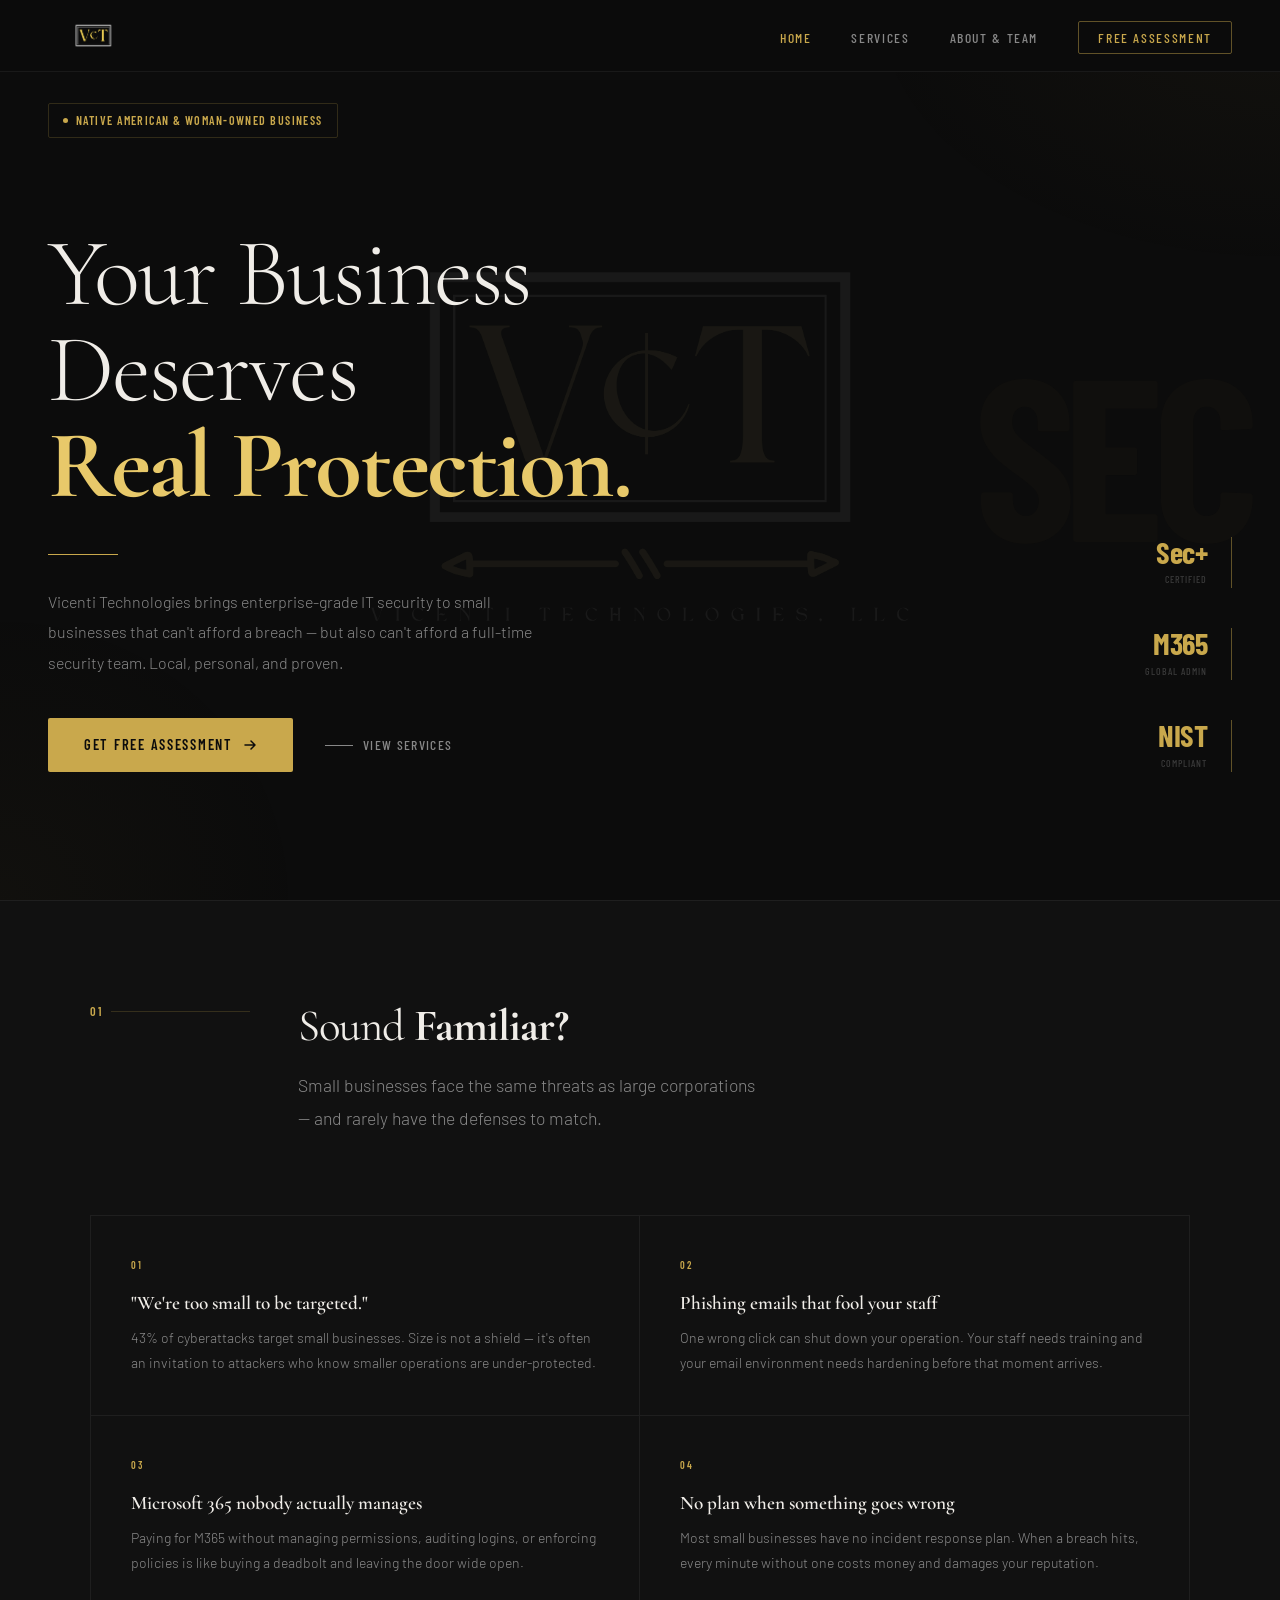
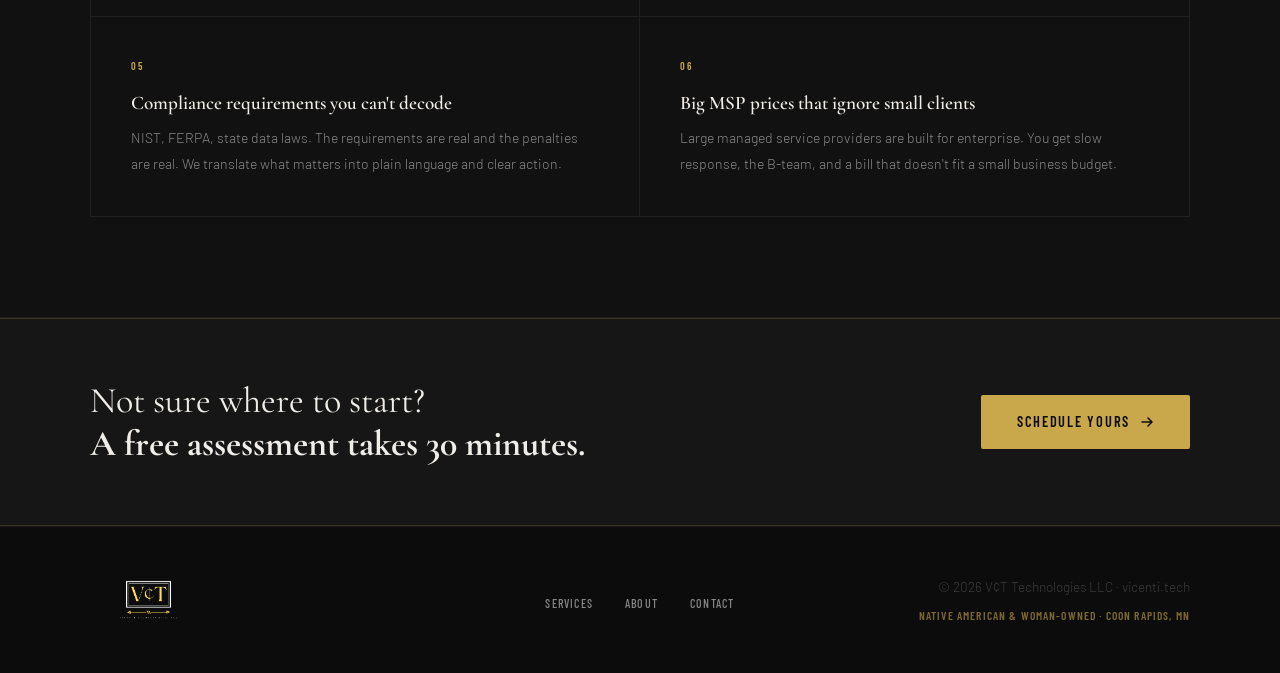
<file: index.html>
<!DOCTYPE html>
<html lang="en">
<head>
<meta charset="UTF-8">
<link rel="icon" type="image/png" sizes="192x192" href="icon-192.png">
<link rel="icon" type="image/png" sizes="512x512" href="icon-512.png">
<link rel="apple-touch-icon" href="icon-192.png">
<meta name="viewport" content="width=device-width, initial-scale=1.0">
<title>Vicenti Technologies | Native American & Woman-Owned Managed Security</title>
<meta name="description" content="Vicenti Technologies — enterprise-grade managed security for small businesses in Minnesota. Native American and woman-owned. Security+, M365, NIST compliance.">
<link rel="preconnect" href="https://fonts.googleapis.com">
<link rel="preconnect" href="https://fonts.gstatic.com" crossorigin>
<link href="https://fonts.googleapis.com/css2?family=Cormorant+Garamond:wght@300;400;500;600;700&family=Barlow:wght@300;400;500;600&family=Barlow+Condensed:wght@400;500;600;700&display=swap" rel="stylesheet">
<link rel="stylesheet" href="css/style.css">
<style>
/* HOME ONLY */
.hero{min-height:100vh;display:flex;align-items:flex-end;padding:0 3rem 8rem;position:relative;overflow:hidden}
.hero-bg{position:absolute;inset:0;background:radial-gradient(ellipse 55% 50% at 100% 0%,rgba(201,168,76,.04) 0%,transparent 60%),radial-gradient(ellipse 40% 55% at 0% 100%,rgba(201,168,76,.03) 0%,transparent 60%)}
.hero-watermark{position:absolute;right:2rem;top:50%;transform:translateY(-50%);font-family:var(--cond);font-size:clamp(10rem,18vw,20rem);font-weight:700;color:rgba(201,168,76,.025);line-height:1;letter-spacing:-.05em;user-select:none;pointer-events:none}
.hero-content{position:relative;z-index:1;max-width:860px}
.eyebrow{display:flex;align-items:center;gap:1rem;margin-bottom:2rem}
.eyebrow-line{width:40px;height:1px;background:var(--gold)}
.eyebrow-text{font-family:var(--cond);font-size:.75rem;font-weight:500;letter-spacing:.18em;text-transform:uppercase;color:var(--gold)}
.hero h1{font-family:var(--serif);font-size:clamp(3.2rem,7.5vw,6.5rem);font-weight:300;line-height:1.0;letter-spacing:-.02em;color:var(--text);margin-bottom:2.5rem}
.hero h1 strong{font-weight:700;display:block;color:var(--gold2)}
.rule{width:70px;height:1px;background:var(--gold);margin-bottom:2rem}
.hero-sub{font-size:1rem;font-weight:300;color:var(--muted);max-width:500px;line-height:1.9;margin-bottom:2rem}
.hero-actions{display:flex;align-items:center;gap:2rem;flex-wrap:wrap;margin-top:2.5rem}
.hero-stats{position:absolute;right:3rem;bottom:8rem;display:flex;flex-direction:column;gap:2.5rem;z-index:1}
.stat{text-align:right;border-right:1px solid var(--gold-bright);padding-right:1.5rem}
.stat-num{font-family:var(--cond);font-size:1.9rem;font-weight:700;color:var(--gold);line-height:1;letter-spacing:-.02em}
.stat-label{font-family:var(--cond);font-size:.62rem;font-weight:500;letter-spacing:.1em;text-transform:uppercase;color:var(--dim);margin-top:4px}

/* PAIN */
.pain{background:var(--bg2);border-top:1px solid var(--border);border-bottom:1px solid var(--border)}
.pain-grid{display:grid;grid-template-columns:1fr 1fr;border:1px solid var(--border)}
.pain-item{padding:2.5rem;border-right:1px solid var(--border);border-bottom:1px solid var(--border);transition:background .2s;position:relative;overflow:hidden}
.pain-item:nth-child(2n){border-right:none}
.pain-item:nth-last-child(-n+2){border-bottom:none}
.pain-item:hover{background:var(--bg3)}
.pain-item::before{content:'';position:absolute;top:0;left:0;width:2px;height:0;background:var(--gold);transition:height .3s}
.pain-item:hover::before{height:100%}
.pain-n{font-family:var(--cond);font-size:.65rem;font-weight:600;letter-spacing:.15em;color:var(--gold);margin-bottom:1rem;text-transform:uppercase}
.pain-item h3{font-family:var(--serif);font-size:1.2rem;font-weight:600;color:var(--text);margin-bottom:.6rem;line-height:1.3}
.pain-item p{font-size:.875rem;font-weight:300;color:var(--muted);line-height:1.8}

/* CTA STRIP */
.cta-strip{background:var(--bg3);border-top:1px solid var(--gold-border);border-bottom:1px solid var(--gold-border);padding:60px 3rem}
.cta-strip-inner{max-width:1100px;margin:0 auto;display:flex;align-items:center;justify-content:space-between;gap:2rem;flex-wrap:wrap}
.cta-strip h2{font-family:var(--serif);font-size:clamp(1.5rem,3vw,2.25rem);font-weight:400;line-height:1.2}
.cta-strip h2 strong{font-weight:700}

@media(max-width:900px){
  .hero{padding:0 1.5rem 5rem}
  .hero h1{font-size:3rem}
  .hero-stats,.hero-watermark{display:none}
  .pain-grid{grid-template-columns:1fr}
  .pain-item:nth-child(2n){border-right:1px solid var(--border)}
  .pain-item:nth-last-child(-n+2){border-bottom:1px solid var(--border)}
  .pain-item:last-child{border-bottom:none}
  .cta-strip-inner{flex-direction:column;align-items:flex-start}
}
</style>
</head>
<body>

<div style="position:fixed;inset:0;z-index:0;display:flex;align-items:center;justify-content:center;pointer-events:none;overflow:hidden;">
  <img src="Vicenti_Logo.png" alt="" aria-hidden="true" style="width:90vw;max-width:1100px;height:auto;opacity:0.055;filter:grayscale(40%);">
</div>
<nav>
  <a href="index.html" class="nav-logo"><img src="logo-mark.png" alt="Vicenti Technologies" style="height:52px;width:auto;vertical-align:middle;"></a>
  <ul class="nav-links" id="navLinks">
    <li><a href="index.html">Home</a></li>
    <li><a href="services.html">Services</a></li>
    <li><a href="about.html">About &amp; Team</a></li>
    <li><a href="contact.html" class="nav-cta">Free Assessment</a></li>
  </ul>
  <button class="mob-btn" id="mobBtn" aria-label="Menu">
    <span></span><span></span><span></span>
  </button>
</nav>

<section class="hero">
  <div class="hero-bg"></div>

  <div class="hero-watermark">SEC</div>
  <div class="hero-content">
    <div class="eyebrow">
      <div class="ownership-badge" style="margin-bottom:3.50rem">
      <span class="ownership-dot"></span>
      Native American &amp; Woman-Owned Business
    </div>
    </div>
    <h1>Your Business<br>Deserves<strong>Real Protection.</strong></h1>
    <div class="rule"></div>
    <p class="hero-sub">Vicenti Technologies brings enterprise-grade IT security to small businesses that can't afford a breach — but also can't afford a full-time security team. Local, personal, and proven.</p>
    <div class="hero-actions">
      <a href="contact.html" class="btn-gold">Get Free Assessment
        <svg width="14" height="14" viewBox="0 0 14 14" fill="none"><path d="M2 7h10M8 3l4 4-4 4" stroke="currentColor" stroke-width="1.5" stroke-linecap="round" stroke-linejoin="round"/></svg>
      </a>
      <a href="services.html" class="btn-ghost"><span class="ghost-line"></span>View Services</a>
    </div>
  </div>
  <div class="hero-stats">
    <div class="stat"><div class="stat-num">Sec+</div><div class="stat-label">Certified</div></div>
    <div class="stat"><div class="stat-num">M365</div><div class="stat-label">Global Admin</div></div>
    <div class="stat"><div class="stat-num">NIST</div><div class="stat-label">Compliant</div></div>
  </div>
</section>

<section class="pain">
  <div class="inner">
    <div class="s-head fi">
      <div class="s-head-left"><div class="s-num">01</div></div>
      <div><h2 class="s-title">Sound <strong>Familiar?</strong></h2><p class="s-sub">Small businesses face the same threats as large corporations — and rarely have the defenses to match.</p></div>
    </div>
    <div class="pain-grid fi">
      <div class="pain-item"><div class="pain-n">01</div><h3>"We're too small to be targeted."</h3><p>43% of cyberattacks target small businesses. Size is not a shield — it's often an invitation to attackers who know smaller operations are under-protected.</p></div>
      <div class="pain-item"><div class="pain-n">02</div><h3>Phishing emails that fool your staff</h3><p>One wrong click can shut down your operation. Your staff needs training and your email environment needs hardening before that moment arrives.</p></div>
      <div class="pain-item"><div class="pain-n">03</div><h3>Microsoft 365 nobody actually manages</h3><p>Paying for M365 without managing permissions, auditing logins, or enforcing policies is like buying a deadbolt and leaving the door wide open.</p></div>
      <div class="pain-item"><div class="pain-n">04</div><h3>No plan when something goes wrong</h3><p>Most small businesses have no incident response plan. When a breach hits, every minute without one costs money and damages your reputation.</p></div>
      <div class="pain-item"><div class="pain-n">05</div><h3>Compliance requirements you can't decode</h3><p>NIST, FERPA, state data laws. The requirements are real and the penalties are real. We translate what matters into plain language and clear action.</p></div>
      <div class="pain-item"><div class="pain-n">06</div><h3>Big MSP prices that ignore small clients</h3><p>Large managed service providers are built for enterprise. You get slow response, the B-team, and a bill that doesn't fit a small business budget.</p></div>
    </div>
  </div>
</section>

<div class="cta-strip fi">
  <div class="cta-strip-inner">
    <h2>Not sure where to start?<br><strong>A free assessment takes 30 minutes.</strong></h2>
    <a href="contact.html" class="btn-gold">Schedule Yours
      <svg width="14" height="14" viewBox="0 0 14 14" fill="none"><path d="M2 7h10M8 3l4 4-4 4" stroke="currentColor" stroke-width="1.5" stroke-linecap="round" stroke-linejoin="round"/></svg>
    </a>
  </div>
</div>

<footer></footer>

<script src="js/main.js"></script>
</body>
</html>
</file>
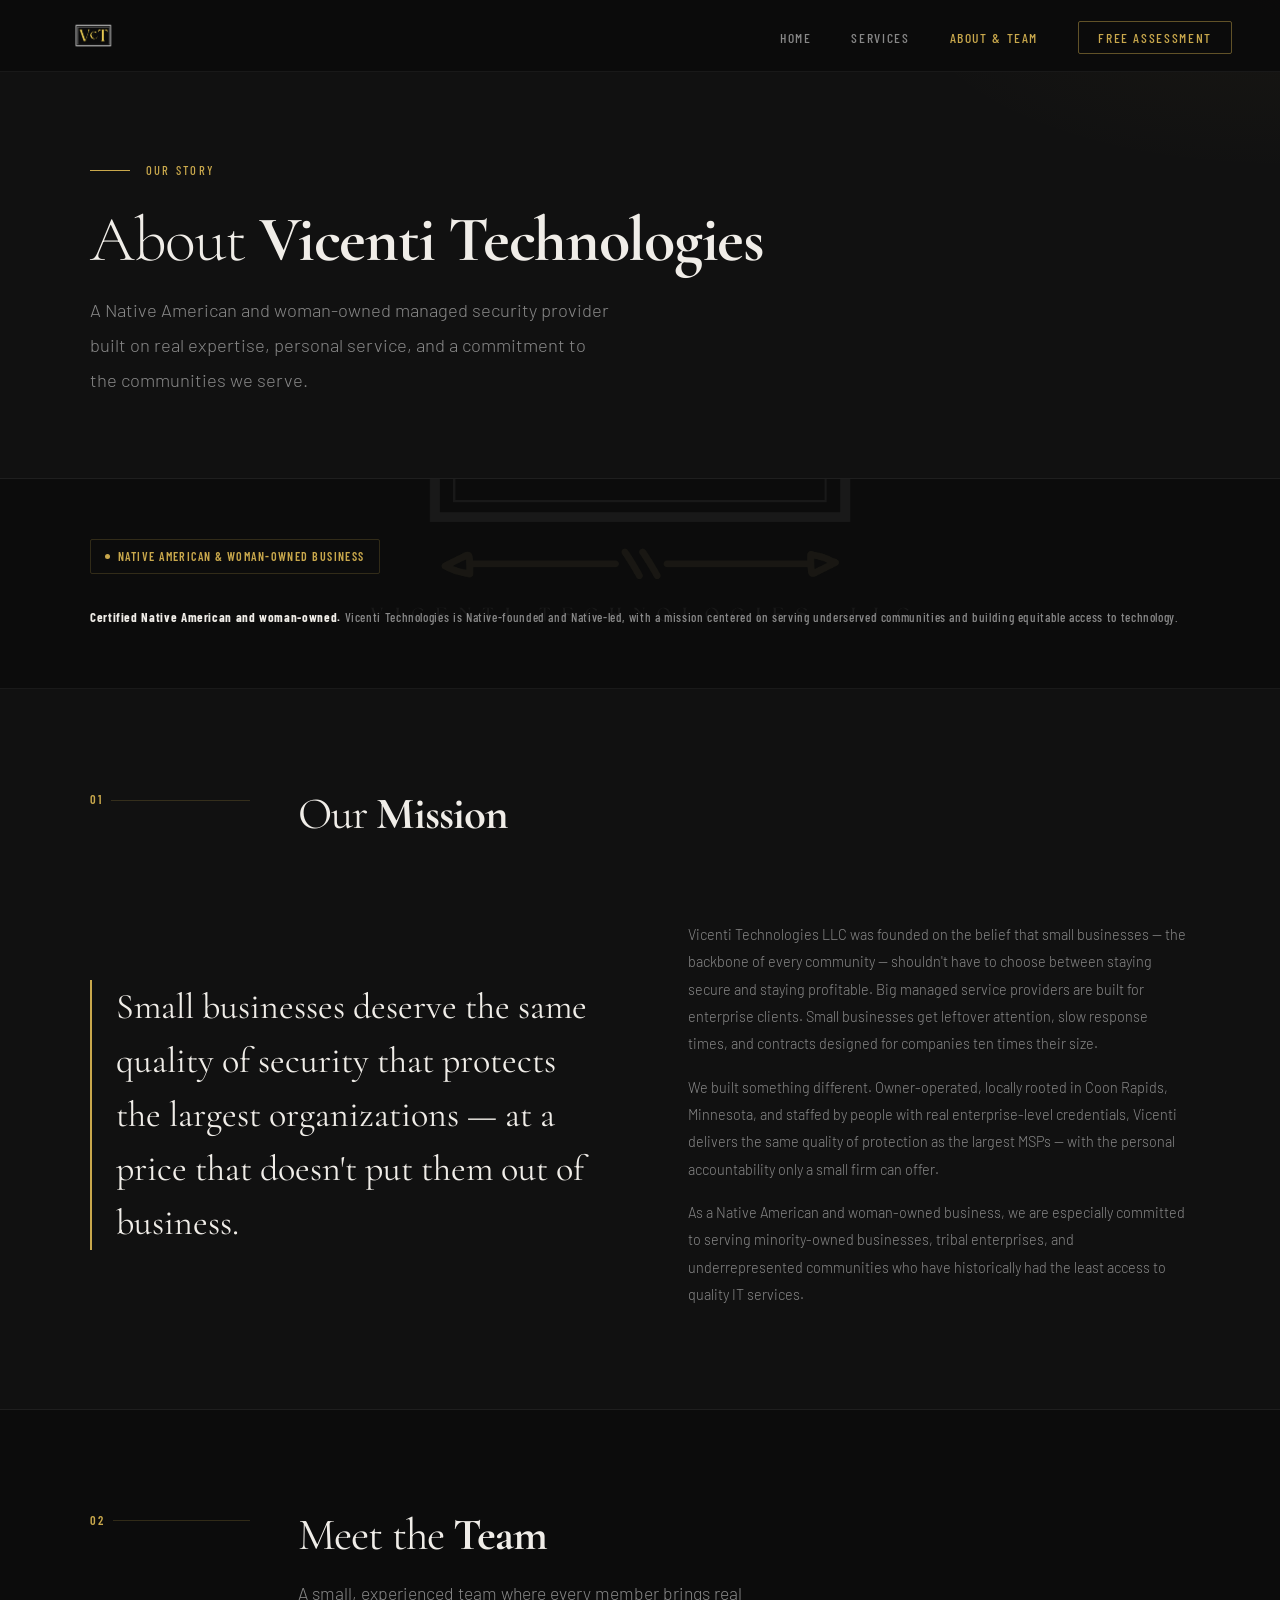
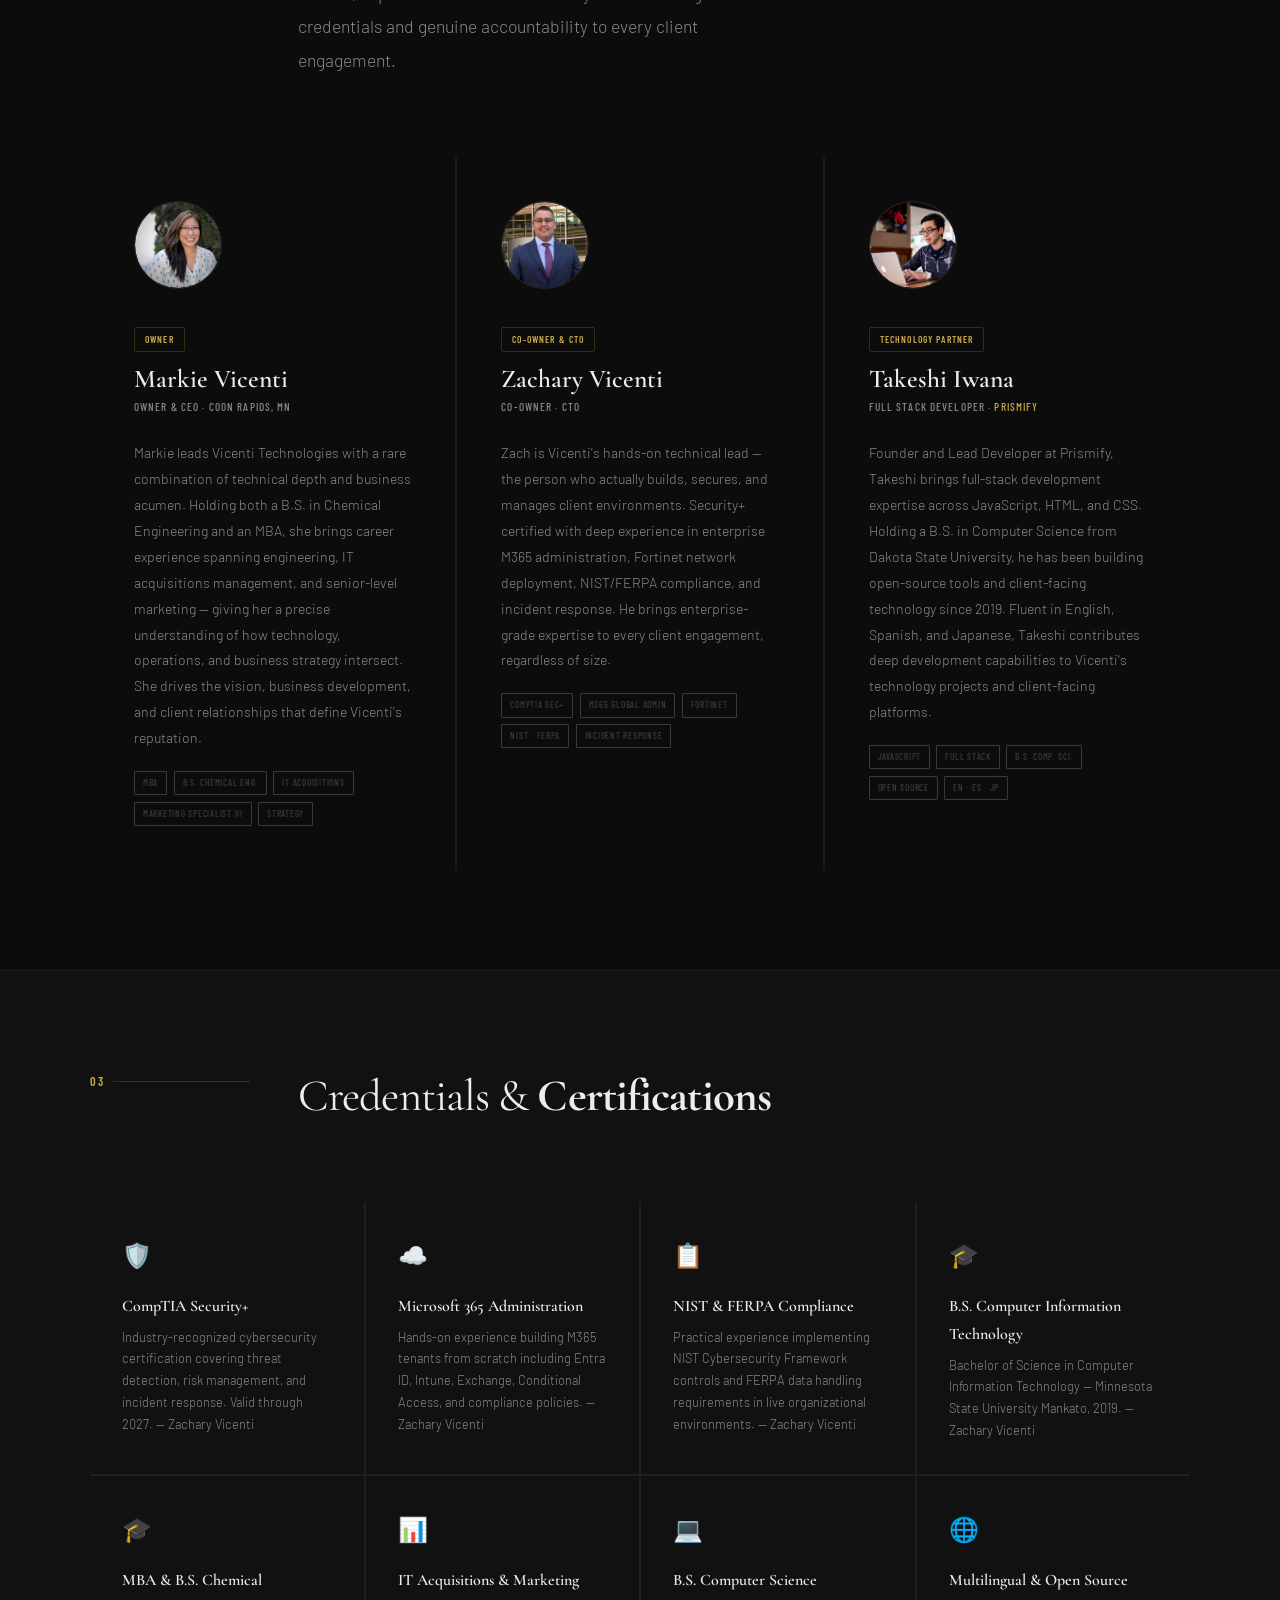
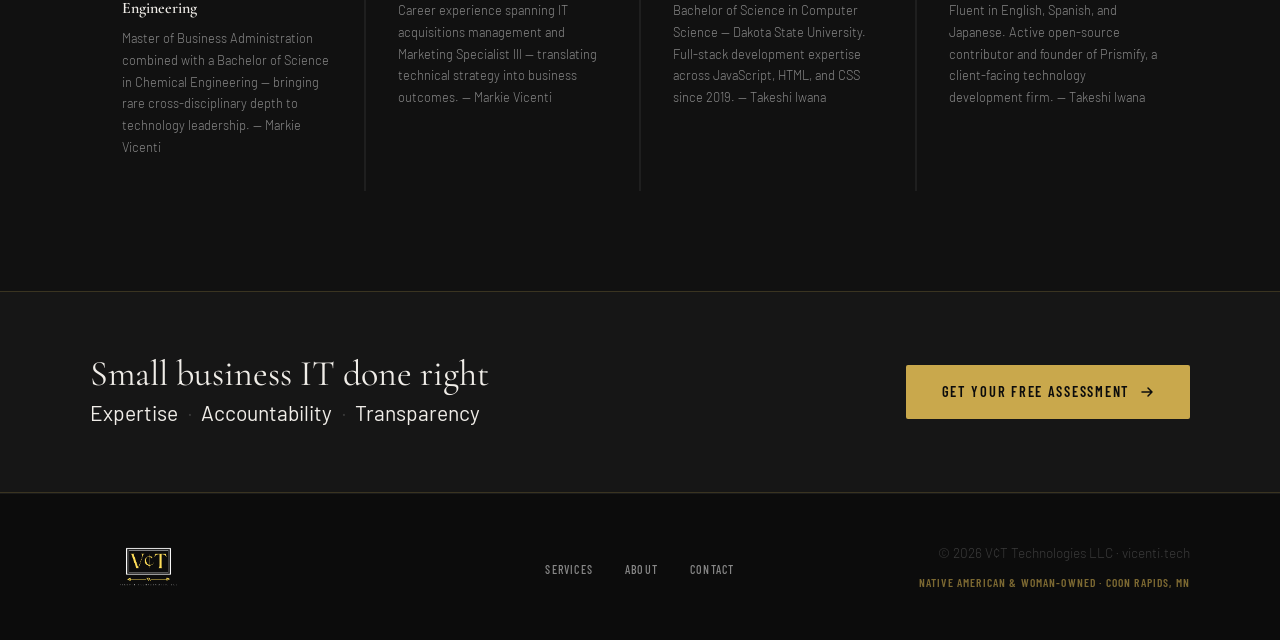
<file: about.html>
<!DOCTYPE html>
<html lang="en">
<head>
<meta charset="UTF-8">
<link rel="icon" type="image/png" sizes="192x192" href="icon-192.png">
<link rel="icon" type="image/png" sizes="512x512" href="icon-512.png">
<link rel="apple-touch-icon" href="icon-192.png">
<meta name="viewport" content="width=device-width, initial-scale=1.0">
<title>About & Team | Vicenti Technologies</title>
<meta name="description" content="Vicenti Technologies is a Native American and woman-owned managed security provider based in Coon Rapids, MN. Meet the team behind the expertise.">
<link rel="preconnect" href="https://fonts.googleapis.com">
<link rel="preconnect" href="https://fonts.gstatic.com" crossorigin>
<link href="https://fonts.googleapis.com/css2?family=Cormorant+Garamond:wght@300;400;500;600;700&family=Barlow:wght@300;400;500;600&family=Barlow+Condensed:wght@400;500;600;700&display=swap" rel="stylesheet">
<link rel="stylesheet" href="css/style.css">
<style>
/* ABOUT PAGE ONLY */
.mission{background:var(--bg2);border-bottom:1px solid var(--border)}
.mission-wrap{display:grid;grid-template-columns:1fr 1fr;gap:6rem;align-items:center}
.mission-pull{font-family:var(--serif);font-size:clamp(1.6rem,3vw,2.25rem);font-weight:400;line-height:1.5;color:var(--text);padding-left:1.5rem;border-left:2px solid var(--gold)}
.mission-body{font-size:.9rem;font-weight:300;color:var(--muted);line-height:1.9}
.mission-body p+p{margin-top:1rem}

.ownership-section{border-bottom:1px solid var(--border);padding:60px 3rem}
.ownership-inner{max-width:1100px;margin:0 auto;display:flex;align-items:center;gap:2rem;flex-wrap:wrap}
.ownership-text{font-family:var(--cond);font-size:.8rem;font-weight:500;letter-spacing:.05em;color:var(--muted)}
.ownership-text strong{color:var(--text)}

/* TEAM */
.team-grid{display:grid;grid-template-columns:repeat(3,1fr);gap:2px;background:var(--border)}
.team-card{background:var(--bg);padding:2.75rem;transition:background .25s}
.team-card:hover{background:var(--bg3)}
.team-photo{width:88px;height:88px;border-radius:50%;background:var(--bg3);border:1px solid var(--border);display:flex;align-items:center;justify-content:center;font-size:1.9rem;margin-bottom:1.75rem;overflow:hidden;flex-shrink:0}
.team-photo img{width:100%;height:100%;object-fit:cover;border-radius:50%}
.team-badge{display:inline-block;font-family:var(--cond);font-size:.6rem;font-weight:600;letter-spacing:.12em;text-transform:uppercase;color:var(--gold);border:1px solid var(--gold-border);padding:3px 10px;border-radius:2px;margin-bottom:.75rem}
.team-name{font-family:var(--serif);font-size:1.6rem;font-weight:600;color:var(--text);margin-bottom:.2rem;line-height:1.15}
.team-role{font-family:var(--cond);font-size:.7rem;font-weight:500;letter-spacing:.1em;text-transform:uppercase;color:var(--muted);margin-bottom:1.5rem}
.team-bio{font-size:.875rem;font-weight:300;color:var(--muted);line-height:1.85}
.team-tags{display:flex;flex-wrap:wrap;gap:.4rem;margin-top:1.25rem}
.team-tag{font-family:var(--cond);font-size:.58rem;font-weight:500;letter-spacing:.08em;text-transform:uppercase;color:var(--dim);border:1px solid var(--dim);padding:3px 8px;border-radius:1px}

/* CREDENTIALS */
.credentials{background:var(--bg2);border-top:1px solid var(--border)}
.creds-grid{display:grid;grid-template-columns:repeat(4,1fr);gap:2px;background:var(--border);margin-top:0}
.cred-item{background:var(--bg2);padding:2rem;transition:background .2s}
.cred-item:hover{background:var(--bg3)}
.cred-icon{font-size:1.5rem;margin-bottom:1rem}
.cred-title{font-family:var(--serif);font-size:1rem;font-weight:600;color:var(--text);margin-bottom:.4rem}
.cred-body{font-size:.8rem;font-weight:300;color:var(--muted);line-height:1.7}

.cta-strip{background:var(--bg3);border-top:1px solid var(--gold-border);border-bottom:1px solid var(--gold-border);padding:60px 3rem}
.cta-strip-inner{max-width:1100px;margin:0 auto;display:flex;align-items:center;justify-content:space-between;gap:2rem;flex-wrap:wrap}
.cta-strip h2{font-family:var(--serif);font-size:clamp(1.5rem,3vw,2.25rem);font-weight:400;line-height:1.2}
.cta-strip h2 strong{font-weight:700}

@media(max-width:900px){
  .mission-wrap{grid-template-columns:1fr;gap:2.5rem}
  .team-grid{grid-template-columns:1fr}
  .creds-grid{grid-template-columns:1fr 1fr}
  .cta-strip-inner{flex-direction:column;align-items:flex-start}
}
@media(max-width:580px){
  .creds-grid{grid-template-columns:1fr}
}
</style>
</head>
<body>

<div style="position:fixed;inset:0;z-index:0;display:flex;align-items:center;justify-content:center;pointer-events:none;overflow:hidden;">
  <img src="Vicenti_Logo.png" alt="" aria-hidden="true" style="width:90vw;max-width:1100px;height:auto;opacity:0.055;filter:grayscale(40%);">
</div>
<nav>
  <a href="index.html" class="nav-logo"><img src="logo-mark.png" alt="Vicenti Technologies" style="height:52px;width:auto;vertical-align:middle;"></a>
  <ul class="nav-links" id="navLinks">
    <li><a href="index.html">Home</a></li>
    <li><a href="services.html">Services</a></li>
    <li><a href="about.html">About &amp; Team</a></li>
    <li><a href="contact.html" class="nav-cta">Free Assessment</a></li>
  </ul>
  <button class="mob-btn" id="mobBtn" aria-label="Menu">
    <span></span><span></span><span></span>
  </button>
</nav>

<div class="page-hero">
  <div class="page-hero-bg"></div>
  <div class="page-hero-inner">
<div class="page-eyebrow"><span class="page-eyebrow-line"></span><span class="page-eyebrow-text">Our Story</span></div>
    <h1>About <strong>Vicenti Technologies</strong></h1>
    <p class="page-hero-sub">A Native American and woman-owned managed security provider built on real expertise, personal service, and a commitment to the communities we serve.</p>
  </div>
</div>

<div class="ownership-section">
  <div class="ownership-inner">
    <div class="ownership-badge">
      <span class="ownership-dot"></span>
      Native American &amp; Woman-Owned Business
    </div>
    <p class="ownership-text"><strong>Certified Native American and woman-owned.</strong> Vicenti Technologies is Native-founded and Native-led, with a mission centered on serving underserved communities and building equitable access to technology.</p>
  </div>
</div>

<section class="mission">
  <div class="inner">
    <div class="s-head fi">
      <div class="s-head-left"><div class="s-num">01</div></div>
      <div><h2 class="s-title">Our <strong>Mission</strong></h2></div>
    </div>
    <div class="mission-wrap fi">
      <p class="mission-pull">Small businesses deserve the same quality of security that protects the largest organizations — at a price that doesn't put them out of business.</p>
      <div class="mission-body">
        <p>Vicenti Technologies LLC was founded on the belief that small businesses — the backbone of every community — shouldn't have to choose between staying secure and staying profitable. Big managed service providers are built for enterprise clients. Small businesses get leftover attention, slow response times, and contracts designed for companies ten times their size.</p>
        <p>We built something different. Owner-operated, locally rooted in Coon Rapids, Minnesota, and staffed by people with real enterprise-level credentials, Vicenti delivers the same quality of protection as the largest MSPs — with the personal accountability only a small firm can offer.</p>
        <p>As a Native American and woman-owned business, we are especially committed to serving minority-owned businesses, tribal enterprises, and underrepresented communities who have historically had the least access to quality IT services.</p>
      </div>
    </div>
  </div>
</section>

<section>
  <div class="inner">
    <div class="s-head fi">
      <div class="s-head-left"><div class="s-num">02</div></div>
      <div><h2 class="s-title">Meet the <strong>Team</strong></h2><p class="s-sub">A small, experienced team where every member brings real credentials and genuine accountability to every client engagement.</p></div>
    </div>
    <div class="team-grid fi">

      <!-- MARKIE — FIRST -->
      <div class="team-card">
        <div class="team-photo" id="markiePhoto">
            <img src="img/photo-markie.jpg" alt="Markie Vicenti" id="markieImg">
            <span class="photo-fallback" id="markieFallback">👤</span>
          </div>
        <div class="team-badge">Owner</div>
        <div class="team-name">Markie Vicenti</div>
        <div class="team-role">Owner &amp; CEO · Coon Rapids, MN</div>
        <p class="team-bio">Markie leads Vicenti Technologies with a rare combination of technical depth and business acumen. Holding both a B.S. in Chemical Engineering and an MBA, she brings career experience spanning engineering, IT acquisitions management, and senior-level marketing — giving her a precise understanding of how technology, operations, and business strategy intersect. She drives the vision, business development, and client relationships that define Vicenti's reputation.</p>
        <div class="team-tags">
          <span class="team-tag">MBA</span>
          <span class="team-tag">B.S. Chemical Eng.</span>
          <span class="team-tag">IT Acquisitions</span>
          <span class="team-tag">Marketing Specialist III</span>
          <span class="team-tag">Strategy</span>
        </div>
      </div>

      <!-- ZACH -->
      <div class="team-card">
        <div class="team-photo" id="zachPhoto">
          <img src="img/photo-zach.jpg" alt="Zach Vicenti" id="zachImg">
          <span class="photo-fallback" id="zachFallback">👤</span>
        </div>
        <div class="team-badge">Co-Owner &amp; CTO </div>
        <div class="team-name">Zachary Vicenti</div>
        <div class="team-role">Co-Owner · CTO </div>
        <p class="team-bio">Zach is Vicenti's hands-on technical lead — the person who actually builds, secures, and manages client environments. Security+ certified with deep experience in enterprise M365 administration, Fortinet network deployment, NIST/FERPA compliance, and incident response. He brings enterprise-grade expertise to every client engagement, regardless of size.</p>
        <div class="team-tags">
          <span class="team-tag">CompTIA Sec+</span>
          <span class="team-tag">M365 Global Admin</span>
          <span class="team-tag">Fortinet</span>
          <span class="team-tag">NIST · FERPA</span>
          <span class="team-tag">Incident Response</span>
        </div>
      </div>

      <!-- TAKESHI -->
      <div class="team-card">
        <div class="team-photo" id="takeshiPhoto">
          <img src="img/photo-takeshi.webp" alt="Takeshi Iwana" id="takeshiImg">
          <span class="photo-fallback" id="takeshiFallback">👤</span>
        </div>
        <div class="team-badge">Technology Partner</div>
        <div class="team-name">Takeshi Iwana</div>
        <div class="team-role">Full Stack Developer · <a href="https://prismify.co" target="_blank" rel="noopener" style="color:var(--gold);text-decoration:none">Prismify</a></div>
        <p class="team-bio">Founder and Lead Developer at Prismify, Takeshi brings full-stack development expertise across JavaScript, HTML, and CSS. Holding a B.S. in Computer Science from Dakota State University, he has been building open-source tools and client-facing technology since 2019. Fluent in English, Spanish, and Japanese, Takeshi contributes deep development capabilities to Vicenti's technology projects and client-facing platforms.</p>
        <div class="team-tags">
          <span class="team-tag">JavaScript</span>
          <span class="team-tag">Full Stack</span>
          <span class="team-tag">B.S. Comp. Sci.</span>
          <span class="team-tag">Open Source</span>
          <span class="team-tag">EN · ES · JP</span>
        </div>
      </div>

    </div>
  </div>
</section>

<section class="credentials">
  <div class="inner">
    <div class="s-head fi">
      <div class="s-head-left"><div class="s-num">03</div></div>
      <div><h2 class="s-title">Credentials &amp; <strong>Certifications</strong></h2></div>
    </div>
    <div class="creds-grid fi">
      <div class="cred-item">
        <div class="cred-icon">🛡️</div>
        <div class="cred-title">CompTIA Security+</div>
        <p class="cred-body">Industry-recognized cybersecurity certification covering threat detection, risk management, and incident response. Valid through 2027. — Zachary Vicenti</p>
      </div>
      <div class="cred-item">
        <div class="cred-icon">☁️</div>
        <div class="cred-title">Microsoft 365 Administration</div>
        <p class="cred-body">Hands-on experience building M365 tenants from scratch including Entra ID, Intune, Exchange, Conditional Access, and compliance policies. — Zachary Vicenti</p>
      </div>
      <div class="cred-item">
        <div class="cred-icon">📋</div>
        <div class="cred-title">NIST &amp; FERPA Compliance</div>
        <p class="cred-body">Practical experience implementing NIST Cybersecurity Framework controls and FERPA data handling requirements in live organizational environments. — Zachary Vicenti</p>
      </div>
      <div class="cred-item">
        <div class="cred-icon">🎓</div>
        <div class="cred-title">B.S. Computer Information Technology</div>
        <p class="cred-body">Bachelor of Science in Computer Information Technology — Minnesota State University Mankato, 2019. — Zachary Vicenti</p>
      </div>
      <div class="cred-item">
        <div class="cred-icon">🎓</div>
        <div class="cred-title">MBA &amp; B.S. Chemical Engineering</div>
        <p class="cred-body">Master of Business Administration combined with a Bachelor of Science in Chemical Engineering — bringing rare cross-disciplinary depth to technology leadership. — Markie Vicenti</p>
      </div>
      <div class="cred-item">
        <div class="cred-icon">📊</div>
        <div class="cred-title">IT Acquisitions &amp; Marketing</div>
        <p class="cred-body">Career experience spanning IT acquisitions management and Marketing Specialist III — translating technical strategy into business outcomes. — Markie Vicenti</p>
      </div>
      <div class="cred-item">
        <div class="cred-icon">💻</div>
        <div class="cred-title">B.S. Computer Science</div>
        <p class="cred-body">Bachelor of Science in Computer Science — Dakota State University. Full-stack development expertise across JavaScript, HTML, and CSS since 2019. — Takeshi Iwana</p>
      </div>
      <div class="cred-item">
        <div class="cred-icon">🌐</div>
        <div class="cred-title">Multilingual &amp; Open Source</div>
        <p class="cred-body">Fluent in English, Spanish, and Japanese. Active open-source contributor and founder of Prismify, a client-facing technology development firm. — Takeshi Iwana</p>
      </div>
    </div>
  </div>
</section>

<div class="cta-strip fi">
  <div class="cta-strip-inner">
    <div class="cta-copy">
      <h2>Small business IT done right</h2>
      <p><span>Expertise</span><span>Accountability</span><span>Transparency</span></p>
    </div>
    <a href="contact.html" class="btn-gold">Get Your Free Assessment
      <svg width="14" height="14" viewBox="0 0 14 14" fill="none"><path d="M2 7h10M8 3l4 4-4 4" stroke="currentColor" stroke-width="1.5" stroke-linecap="round" stroke-linejoin="round"/></svg>
    </a>
  </div>
</div>

<footer></footer>

<script src="js/main.js"></script>
<script>
initPhoto('markieImg','markieFallback');
initPhoto('zachImg','zachFallback');
initPhoto('takeshiImg','takeshiFallback');
</script>
</body>
</html>
</file>
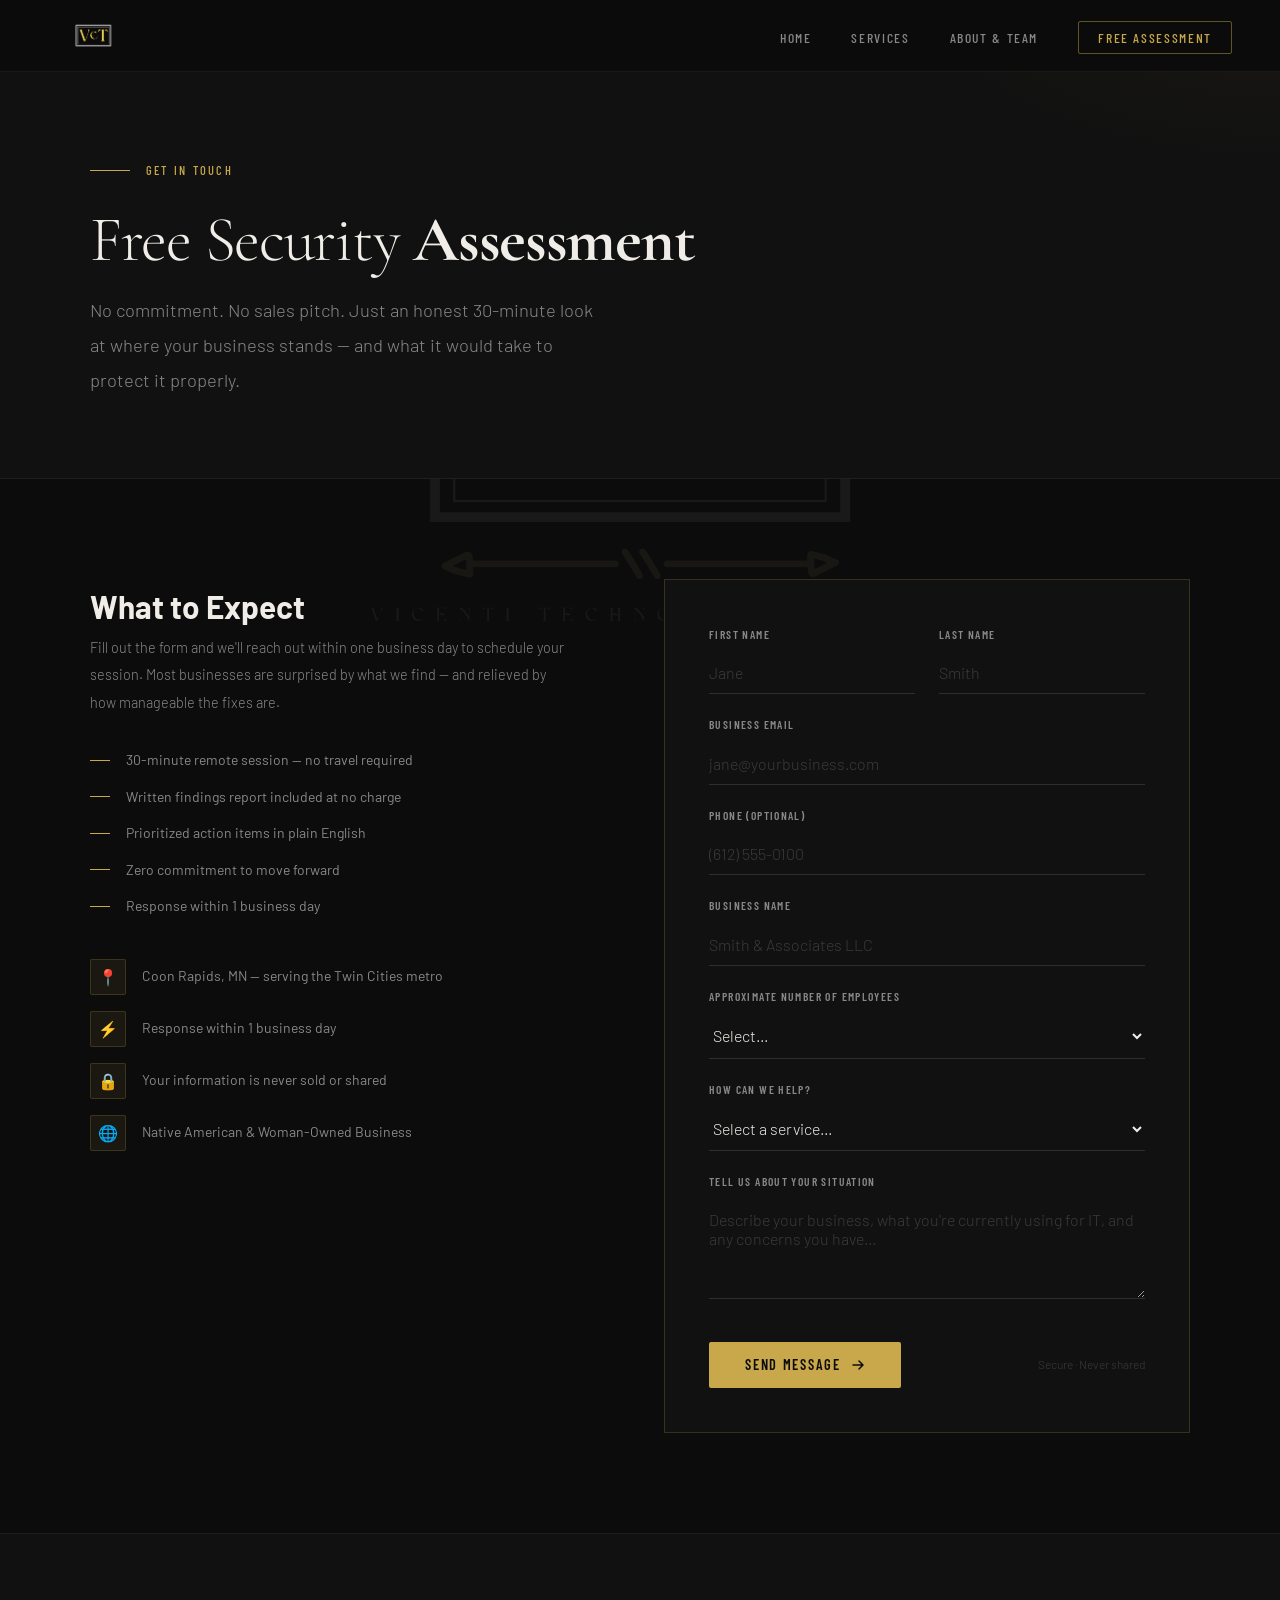
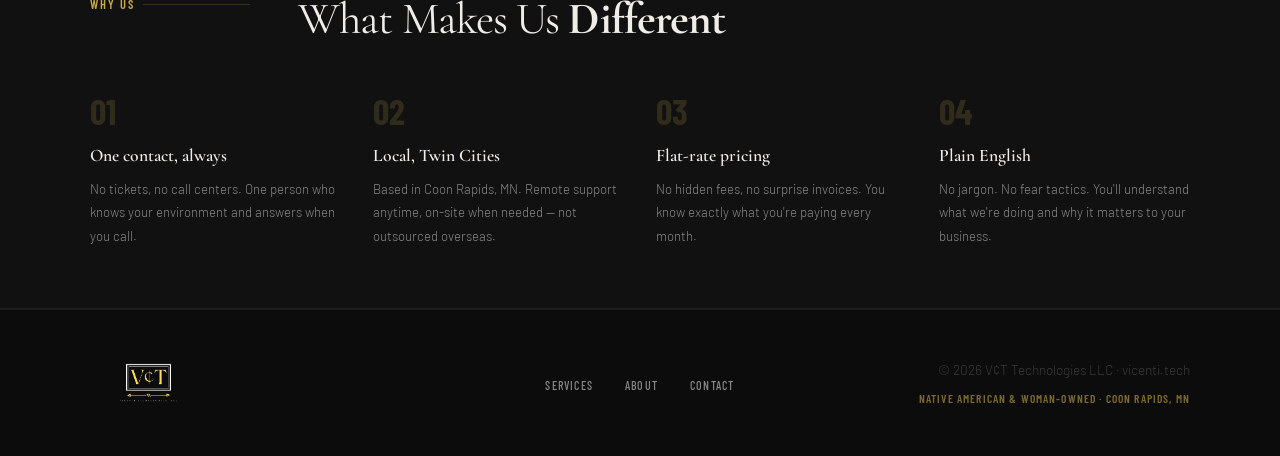
<file: contact.html>
<!DOCTYPE html>
<html lang="en">
<head>
<meta charset="UTF-8">
<link rel="icon" type="image/png" sizes="192x192" href="icon-192.png">
<link rel="icon" type="image/png" sizes="512x512" href="icon-512.png">
<link rel="apple-touch-icon" href="icon-192.png">
<meta name="viewport" content="width=device-width, initial-scale=1.0">
<title>Free Assessment &amp; Contact | Vicenti Technologies</title>
<meta name="description" content="Schedule your free 30-minute security assessment with Vicenti Technologies. No commitment required — just an honest look at where your business stands.">
<link rel="preconnect" href="https://fonts.googleapis.com">
<link rel="preconnect" href="https://fonts.gstatic.com" crossorigin>
<link href="https://fonts.googleapis.com/css2?family=Cormorant+Garamond:wght@300;400;500;600;700&family=Barlow:wght@300;400;500;600&family=Barlow+Condensed:wght@400;500;600;700&display=swap" rel="stylesheet">
<link rel="stylesheet" href="css/style.css">
<style>
/* CONTACT PAGE ONLY */
.contact-wrap{display:grid;grid-template-columns:1fr 1.1fr;gap:6rem;align-items:start}
.contact-left h2{font-family:var(--serif);font-size:clamp(1.7rem,3vw,2.5rem);font-weight:400;line-height:1.15;margin-bottom:1.25rem}
.contact-left h2 strong{font-weight:700}
.contact-left p{font-size:.9rem;font-weight:300;color:var(--muted);line-height:1.9;margin-bottom:2rem}
.points{display:flex;flex-direction:column;gap:.75rem;margin-bottom:2.5rem}
.point{display:flex;align-items:center;gap:1rem;font-size:.875rem;color:var(--muted)}
.point-line{width:20px;height:1px;background:var(--gold);flex-shrink:0}
.contact-detail{display:flex;align-items:center;gap:1rem;margin-bottom:1rem;font-size:.875rem;color:var(--muted)}
.contact-detail-icon{width:36px;height:36px;background:rgba(201,168,76,.08);border:1px solid var(--gold-border);border-radius:2px;display:flex;align-items:center;justify-content:center;flex-shrink:0;font-size:1rem}

.form-card{background:var(--bg2);border:1px solid var(--gold-border);padding:2.75rem}
.form-footer{display:flex;align-items:center;justify-content:space-between;margin-top:2rem}
.form-note{font-size:.75rem;font-weight:300;color:var(--dim)}
.form-success{display:none;text-align:center;padding:3rem 2rem}
.success-rule{width:40px;height:1px;background:var(--gold);margin:0 auto 1.5rem}
.form-success h3{font-family:var(--serif);font-size:1.5rem;font-weight:400;margin-bottom:.5rem}
.form-success p{font-size:.85rem;font-weight:300;color:var(--muted)}

.why-strip{background:var(--bg2);border-top:1px solid var(--border);border-bottom:1px solid var(--border);padding:60px 3rem}
.why-strip-inner{max-width:1100px;margin:0 auto}
.why-items{display:grid;grid-template-columns:repeat(4,1fr);gap:2rem;margin-top:3rem}
.why-item-num{font-family:var(--cond);font-size:2.25rem;font-weight:700;color:rgba(201,168,76,.18);line-height:1;margin-bottom:.75rem}
.why-item h3{font-family:var(--serif);font-size:1.1rem;font-weight:600;color:var(--text);margin-bottom:.4rem}
.why-item p{font-size:.825rem;font-weight:300;color:var(--muted);line-height:1.75}

@media(max-width:900px){
  .contact-wrap{grid-template-columns:1fr;gap:3rem}
  .why-items{grid-template-columns:1fr 1fr;gap:1.5rem}
}
@media(max-width:580px){
  .why-items{grid-template-columns:1fr}
}
</style>
</head>
<body>

<div style="position:fixed;inset:0;z-index:0;display:flex;align-items:center;justify-content:center;pointer-events:none;overflow:hidden;">
  <img src="Vicenti_Logo.png" alt="" aria-hidden="true" style="width:90vw;max-width:1100px;height:auto;opacity:0.055;filter:grayscale(40%);">
</div>
<nav>
  <a href="index.html" class="nav-logo"><img src="logo-mark.png" alt="Vicenti Technologies" style="height:52px;width:auto;vertical-align:middle;"></a>
  <ul class="nav-links" id="navLinks">
    <li><a href="index.html">Home</a></li>
    <li><a href="services.html">Services</a></li>
    <li><a href="about.html">About &amp; Team</a></li>
    <li><a href="contact.html" class="nav-cta">Free Assessment</a></li>
  </ul>
  <button class="mob-btn" id="mobBtn" aria-label="Menu">
    <span></span><span></span><span></span>
  </button>
</nav>

<div class="page-hero">
  <div class="page-hero-bg"></div>
  <div class="page-hero-inner">
<div class="page-eyebrow"><span class="page-eyebrow-line"></span><span class="page-eyebrow-text">Get In Touch</span></div>
    <h1>Free Security <strong>Assessment</strong></h1>
    <p class="page-hero-sub">No commitment. No sales pitch. Just an honest 30-minute look at where your business stands — and what it would take to protect it properly.</p>
  </div>
</div>

<section>
  <div class="inner">
    <div class="contact-wrap">
      <div class="fi">
        <h2 class="contact-left">What to <strong>Expect</strong></h2>
        <p style="font-size:.9rem;font-weight:300;color:var(--muted);line-height:1.9;margin-bottom:2rem">Fill out the form and we'll reach out within one business day to schedule your session. Most businesses are surprised by what we find — and relieved by how manageable the fixes are.</p>
        <div class="points">
          <div class="point"><span class="point-line"></span>30-minute remote session — no travel required</div>
          <div class="point"><span class="point-line"></span>Written findings report included at no charge</div>
          <div class="point"><span class="point-line"></span>Prioritized action items in plain English</div>
          <div class="point"><span class="point-line"></span>Zero commitment to move forward</div>
          <div class="point"><span class="point-line"></span>Response within 1 business day</div>
        </div>
        <div class="contact-detail">
          <div class="contact-detail-icon">📍</div>
          Coon Rapids, MN — serving the Twin Cities metro
        </div>
        <div class="contact-detail">
          <div class="contact-detail-icon">⚡</div>
          Response within 1 business day
        </div>
        <div class="contact-detail">
          <div class="contact-detail-icon">🔒</div>
          Your information is never sold or shared
        </div>
        <div class="contact-detail">
          <div class="contact-detail-icon">🌐</div>
          Native American &amp; Woman-Owned Business
        </div>
      </div>

      <div class="fi">
        <div class="form-card">
          <form id="contactForm" action="https://formspree.io/f/xgergjaj" method="POST">
            <div class="form-row">
              <div class="fg"><label>First Name</label><input type="text" name="firstName" placeholder="Jane" required></div>
              <div class="fg"><label>Last Name</label><input type="text" name="lastName" placeholder="Smith" required></div>
            </div>
            <div class="fg"><label>Business Email</label><input type="email" name="email" placeholder="jane@yourbusiness.com" required></div>
            <div class="fg"><label>Phone (optional)</label><input type="tel" name="phone" placeholder="(612) 555-0100"></div>
            <div class="fg"><label>Business Name</label><input type="text" name="company" placeholder="Smith &amp; Associates LLC"></div>
            <div class="fg"><label>Approximate Number of Employees</label>
              <select name="size">
                <option value="">Select...</option>
                <option value="1-5">1–5 employees</option>
                <option value="6-15">6–15 employees</option>
                <option value="16-50">16–50 employees</option>
                <option value="50+">50+ employees</option>
              </select>
            </div>
            <div class="fg">
              <label>How can we help?</label>
              <select name="service">
                <option value="">Select a service...</option>
                <option value="assessment">Free Security Assessment</option>
                <option value="m365">Microsoft 365 Management</option>
                <option value="endpoint">Endpoint Protection</option>
                <option value="compliance">Compliance &amp; Risk Assessment</option>
                <option value="network">Network Security</option>
                <option value="incident">Incident Response</option>
                <option value="support">General IT Support</option>
                <option value="other">Other / Not Sure Yet</option>
              </select>
            </div>
            <div class="fg"><label>Tell us about your situation</label><textarea name="message" placeholder="Describe your business, what you're currently using for IT, and any concerns you have..."></textarea></div>
            <div class="form-footer">
              <button type="submit" class="btn-gold">Send Message
                <svg width="14" height="14" viewBox="0 0 14 14" fill="none"><path d="M2 7h10M8 3l4 4-4 4" stroke="currentColor" stroke-width="1.5" stroke-linecap="round" stroke-linejoin="round"/></svg>
              </button>
              <span class="form-note">Secure · Never shared</span>
            </div>
          </form>
          <div class="form-success" id="formSuccess">
            <div class="success-rule"></div>
            <h3>Message received.</h3>
            <p>We'll be in touch within one business day to schedule your assessment.</p>
          </div>
        </div>
      </div>
    </div>
  </div>
</section>

<div class="why-strip">
  <div class="why-strip-inner">
    <div class="s-head fi" style="margin-bottom:0">
      <div class="s-head-left"><div class="s-num">Why Us</div></div>
      <div><h2 class="s-title">What Makes Us <strong>Different</strong></h2></div>
    </div>
    <div class="why-items fi">
      <div class="why-item"><div class="why-item-num">01</div><h3>One contact, always</h3><p>No tickets, no call centers. One person who knows your environment and answers when you call.</p></div>
      <div class="why-item"><div class="why-item-num">02</div><h3>Local, Twin Cities</h3><p>Based in Coon Rapids, MN. Remote support anytime, on-site when needed — not outsourced overseas.</p></div>
      <div class="why-item"><div class="why-item-num">03</div><h3>Flat-rate pricing</h3><p>No hidden fees, no surprise invoices. You know exactly what you're paying every month.</p></div>
      <div class="why-item"><div class="why-item-num">04</div><h3>Plain English</h3><p>No jargon. No fear tactics. You'll understand what we're doing and why it matters to your business.</p></div>
    </div>
  </div>
</div>

<footer></footer>

<script src="js/main.js"></script>
</body>
</html>
</file>
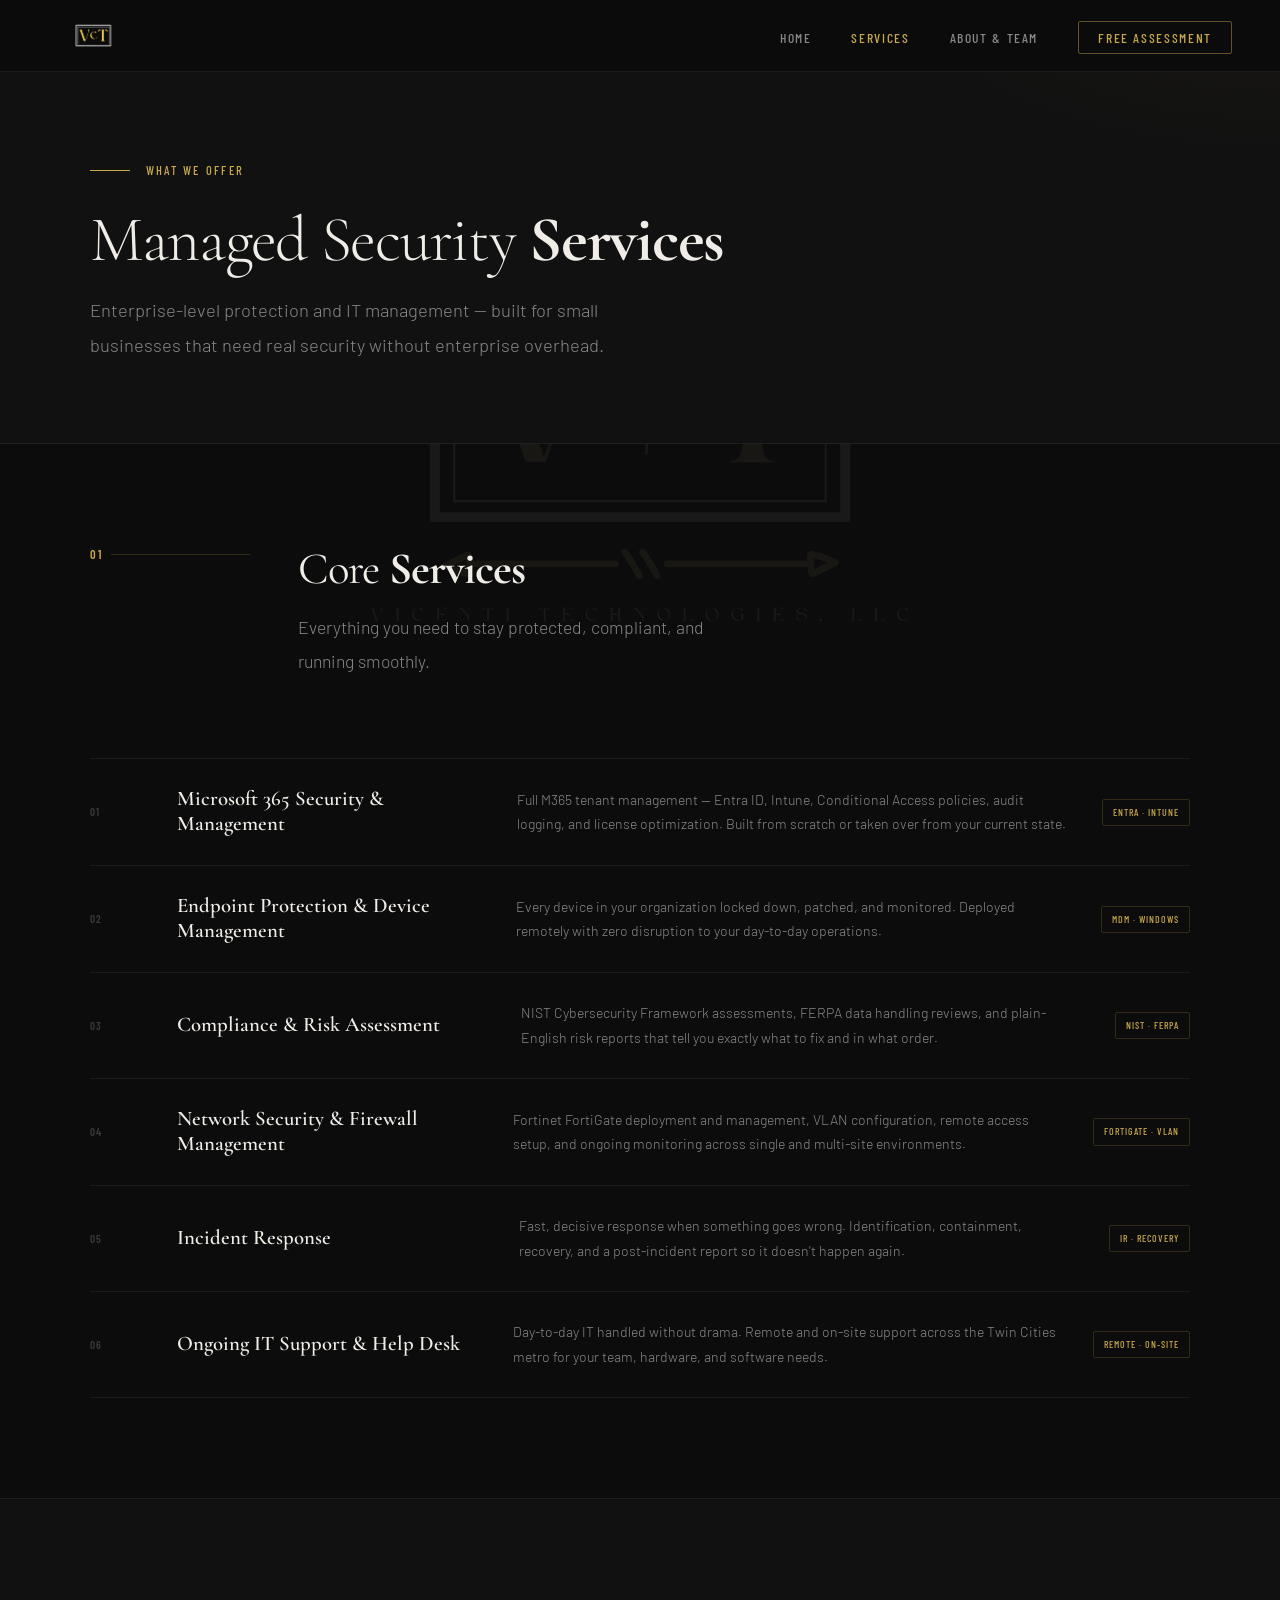
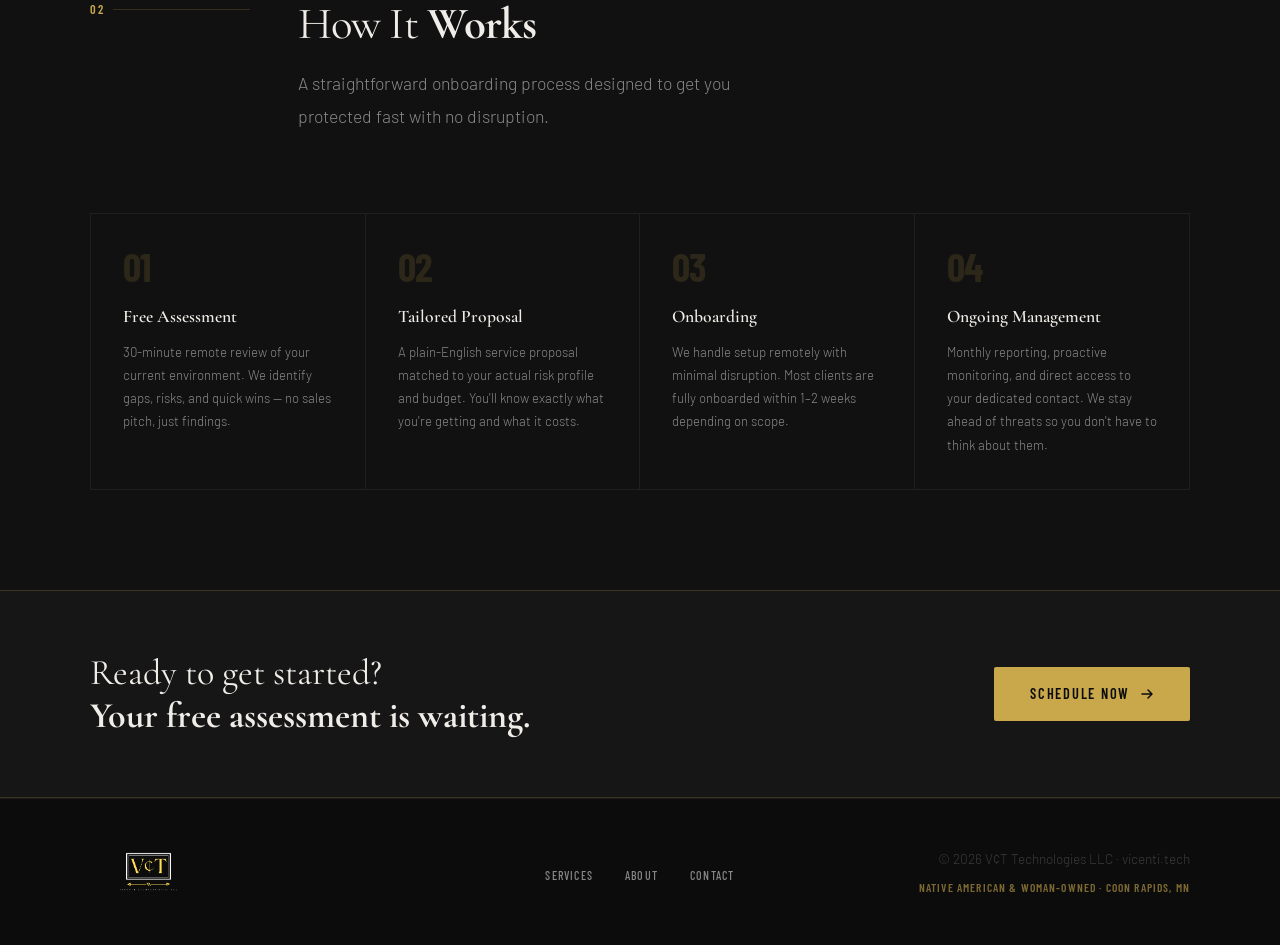
<file: services.html>
<!DOCTYPE html>
<html lang="en">
<head>
<meta charset="UTF-8">
<link rel="icon" type="image/png" sizes="192x192" href="icon-192.png">
<link rel="icon" type="image/png" sizes="512x512" href="icon-512.png">
<link rel="apple-touch-icon" href="icon-192.png">
<meta name="viewport" content="width=device-width, initial-scale=1.0">
<title>Services | Vicenti Technologies</title>
<meta name="description" content="Managed security services for small businesses — M365, endpoint protection, NIST compliance, network security, incident response, and IT support.">
<link rel="preconnect" href="https://fonts.googleapis.com">
<link rel="preconnect" href="https://fonts.gstatic.com" crossorigin>
<link href="https://fonts.googleapis.com/css2?family=Cormorant+Garamond:wght@300;400;500;600;700&family=Barlow:wght@300;400;500;600&family=Barlow+Condensed:wght@400;500;600;700&display=swap" rel="stylesheet">
<link rel="stylesheet" href="css/style.css">
<style>
/* SERVICES PAGE ONLY */
.svc-list{border-top:1px solid var(--border)}
.svc-row{display:grid;grid-template-columns:55px 1fr 1.8fr auto;align-items:center;gap:2rem;padding:1.75rem 0;border-bottom:1px solid var(--border);transition:padding-left .2s}
.svc-row:hover{padding-left:.75rem}
.svc-row:hover .svc-n{color:var(--gold)}
.svc-n{font-family:var(--cond);font-size:.7rem;font-weight:600;letter-spacing:.1em;color:var(--dim);transition:color .2s}
.svc-name{font-family:var(--serif);font-size:1.3rem;font-weight:600;color:var(--text);line-height:1.2}
.svc-desc{font-size:.875rem;font-weight:300;color:var(--muted);line-height:1.75}
.svc-tag{font-family:var(--cond);font-size:.62rem;font-weight:500;letter-spacing:.1em;text-transform:uppercase;color:var(--gold);border:1px solid var(--gold-border);padding:4px 10px;border-radius:2px;white-space:nowrap}

.process{background:var(--bg2);border-top:1px solid var(--border)}
.process-steps{display:grid;grid-template-columns:repeat(4,1fr);gap:0;border:1px solid var(--border);margin-top:0}
.process-step{padding:2rem;border-right:1px solid var(--border);position:relative}
.process-step:last-child{border-right:none}
.process-step-num{font-family:var(--cond);font-size:2.5rem;font-weight:700;color:rgba(201,168,76,.15);line-height:1;margin-bottom:1rem;letter-spacing:-.02em}
.process-step h3{font-family:var(--serif);font-size:1.1rem;font-weight:600;color:var(--text);margin-bottom:.5rem}
.process-step p{font-size:.825rem;font-weight:300;color:var(--muted);line-height:1.75}

.cta-strip{background:var(--bg3);border-top:1px solid var(--gold-border);border-bottom:1px solid var(--gold-border);padding:60px 3rem}
.cta-strip-inner{max-width:1100px;margin:0 auto;display:flex;align-items:center;justify-content:space-between;gap:2rem;flex-wrap:wrap}
.cta-strip h2{font-family:var(--serif);font-size:clamp(1.5rem,3vw,2.25rem);font-weight:400;line-height:1.2}
.cta-strip h2 strong{font-weight:700}

@media(max-width:900px){
  .svc-row{grid-template-columns:40px 1fr;gap:1rem}
  .svc-desc,.svc-tag{display:none}
  .process-steps{grid-template-columns:1fr 1fr}
  .process-step:nth-child(2){border-right:none}
  .process-step:nth-child(3){border-top:1px solid var(--border);border-right:1px solid var(--border)}
  .process-step:nth-child(4){border-top:1px solid var(--border)}
  .cta-strip-inner{flex-direction:column;align-items:flex-start}
}
@media(max-width:580px){
  .process-steps{grid-template-columns:1fr}
  .process-step{border-right:none !important;border-bottom:1px solid var(--border)}
  .process-step:last-child{border-bottom:none}
}
</style>
</head>
<body>

<div style="position:fixed;inset:0;z-index:0;display:flex;align-items:center;justify-content:center;pointer-events:none;overflow:hidden;">
  <img src="Vicenti_Logo.png" alt="" aria-hidden="true" style="width:90vw;max-width:1100px;height:auto;opacity:0.055;filter:grayscale(40%);">
</div>
<nav>
  <a href="index.html" class="nav-logo"><img src="logo-mark.png" alt="Vicenti Technologies" style="height:52px;width:auto;vertical-align:middle;"></a>
  <ul class="nav-links" id="navLinks">
    <li><a href="index.html">Home</a></li>
    <li><a href="services.html">Services</a></li>
    <li><a href="about.html">About &amp; Team</a></li>
    <li><a href="contact.html" class="nav-cta">Free Assessment</a></li>
  </ul>
  <button class="mob-btn" id="mobBtn" aria-label="Menu">
    <span></span><span></span><span></span>
  </button>
</nav>

<div class="page-hero">
  <div class="page-hero-bg"></div>
  <div class="page-hero-inner">
<div class="page-eyebrow"><span class="page-eyebrow-line"></span><span class="page-eyebrow-text">What We Offer</span></div>
    <h1>Managed Security <strong>Services</strong></h1>
    <p class="page-hero-sub">Enterprise-level protection and IT management — built for small businesses that need real security without enterprise overhead.</p>
  </div>
</div>

<section>
  <div class="inner">
    <div class="s-head fi">
      <div class="s-head-left"><div class="s-num">01</div></div>
      <div><h2 class="s-title">Core <strong>Services</strong></h2><p class="s-sub">Everything you need to stay protected, compliant, and running smoothly.</p></div>
    </div>
    <div class="svc-list fi">
      <div class="svc-row">
        <div class="svc-n">01</div>
        <div class="svc-name">Microsoft 365 Security &amp; Management</div>
        <div class="svc-desc">Full M365 tenant management — Entra ID, Intune, Conditional Access policies, audit logging, and license optimization. Built from scratch or taken over from your current state.</div>
        <div class="svc-tag">Entra · Intune</div>
      </div>
      <div class="svc-row">
        <div class="svc-n">02</div>
        <div class="svc-name">Endpoint Protection &amp; Device Management</div>
        <div class="svc-desc">Every device in your organization locked down, patched, and monitored. Deployed remotely with zero disruption to your day-to-day operations.</div>
        <div class="svc-tag">MDM · Windows</div>
      </div>
      <div class="svc-row">
        <div class="svc-n">03</div>
        <div class="svc-name">Compliance &amp; Risk Assessment</div>
        <div class="svc-desc">NIST Cybersecurity Framework assessments, FERPA data handling reviews, and plain-English risk reports that tell you exactly what to fix and in what order.</div>
        <div class="svc-tag">NIST · FERPA</div>
      </div>
      <div class="svc-row">
        <div class="svc-n">04</div>
        <div class="svc-name">Network Security &amp; Firewall Management</div>
        <div class="svc-desc">Fortinet FortiGate deployment and management, VLAN configuration, remote access setup, and ongoing monitoring across single and multi-site environments.</div>
        <div class="svc-tag">FortiGate · VLAN</div>
      </div>
      <div class="svc-row">
        <div class="svc-n">05</div>
        <div class="svc-name">Incident Response</div>
        <div class="svc-desc">Fast, decisive response when something goes wrong. Identification, containment, recovery, and a post-incident report so it doesn't happen again.</div>
        <div class="svc-tag">IR · Recovery</div>
      </div>
      <div class="svc-row">
        <div class="svc-n">06</div>
        <div class="svc-name">Ongoing IT Support &amp; Help Desk</div>
        <div class="svc-desc">Day-to-day IT handled without drama. Remote and on-site support across the Twin Cities metro for your team, hardware, and software needs.</div>
        <div class="svc-tag">Remote · On-Site</div>
      </div>
    </div>
  </div>
</section>

<section class="process">
  <div class="inner">
    <div class="s-head fi">
      <div class="s-head-left"><div class="s-num">02</div></div>
      <div><h2 class="s-title">How It <strong>Works</strong></h2><p class="s-sub">A straightforward onboarding process designed to get you protected fast with no disruption.</p></div>
    </div>
    <div class="process-steps fi">
      <div class="process-step">
        <div class="process-step-num">01</div>
        <h3>Free Assessment</h3>
        <p>30-minute remote review of your current environment. We identify gaps, risks, and quick wins — no sales pitch, just findings.</p>
      </div>
      <div class="process-step">
        <div class="process-step-num">02</div>
        <h3>Tailored Proposal</h3>
        <p>A plain-English service proposal matched to your actual risk profile and budget. You'll know exactly what you're getting and what it costs.</p>
      </div>
      <div class="process-step">
        <div class="process-step-num">03</div>
        <h3>Onboarding</h3>
        <p>We handle setup remotely with minimal disruption. Most clients are fully onboarded within 1–2 weeks depending on scope.</p>
      </div>
      <div class="process-step">
        <div class="process-step-num">04</div>
        <h3>Ongoing Management</h3>
        <p>Monthly reporting, proactive monitoring, and direct access to your dedicated contact. We stay ahead of threats so you don't have to think about them.</p>
      </div>
    </div>
  </div>
</section>

<div class="cta-strip fi">
  <div class="cta-strip-inner">
    <h2>Ready to get started?<br><strong>Your free assessment is waiting.</strong></h2>
    <a href="contact.html" class="btn-gold">Schedule Now
      <svg width="14" height="14" viewBox="0 0 14 14" fill="none"><path d="M2 7h10M8 3l4 4-4 4" stroke="currentColor" stroke-width="1.5" stroke-linecap="round" stroke-linejoin="round"/></svg>
    </a>
  </div>
</div>

<footer></footer>

<script src="js/main.js"></script>
</body>
</html>
</file>
<file: css/style.css>
*,*::before,*::after{box-sizing:border-box;margin:0;padding:0}
:root{
  --bg:#0c0c0c;--bg2:#111111;--bg3:#161616;--bg4:#1c1c1c;
  --gold:#c9a84c;--gold2:#e8c96a;
  --gold-dim:rgba(201,168,76,0.1);--gold-border:rgba(201,168,76,0.2);--gold-bright:rgba(201,168,76,0.45);
  --text:#f0ede8;--muted:#888888;--dim:#3a3a3a;
  --border:rgba(255,255,255,0.06);
  --serif:'Cormorant Garamond',Georgia,serif;
  --sans:'Barlow',sans-serif;
  --cond:'Barlow Condensed',sans-serif;
}
html{scroll-behavior:smooth}
body{background:var(--bg);color:var(--text);font-family:var(--sans);font-size:21px;line-height:1.75;overflow-x:hidden}

/* ── NAV ── */
nav{position:fixed;top:0;left:0;right:0;z-index:100;height:72px;display:flex;align-items:center;justify-content:space-between;padding:0 3rem;background:rgba(12,12,12,0.96);backdrop-filter:blur(16px);border-bottom:1px solid var(--border)}
.nav-logo{font-family:var(--cond);font-size:1.12rem;font-weight:700;letter-spacing:.15em;text-transform:uppercase;color:var(--text);text-decoration:none}
.nav-logo em{font-style:normal;color:var(--gold)}
.nav-links{display:flex;align-items:center;gap:2.5rem;list-style:none}
.nav-links a{font-family:var(--cond);font-size:.85rem;font-weight:500;letter-spacing:.12em;text-transform:uppercase;color:var(--muted);text-decoration:none;transition:color .2s}
.nav-links a:hover{color:var(--text)}
.nav-links a.active{color:var(--gold)}
.nav-cta{border:1px solid var(--gold-bright) !important;color:var(--gold) !important;padding:.45rem 1.2rem;border-radius:2px;transition:all .2s !important}
.nav-cta:hover{background:var(--gold) !important;color:var(--bg) !important}
.mob-btn{display:none;background:none;border:none;cursor:pointer;flex-direction:column;gap:5px;padding:4px}
.mob-btn span{display:block;width:22px;height:1px;background:var(--text);transition:all .3s}

/* ── BUTTONS ── */
.btn-gold{background:var(--gold);color:var(--bg);padding:.9rem 2.25rem;font-family:var(--cond);font-size:.9rem;font-weight:600;letter-spacing:.12em;text-transform:uppercase;text-decoration:none;border-radius:2px;border:none;cursor:pointer;transition:all .2s;display:inline-flex;align-items:center;gap:10px}
.btn-gold:hover{background:var(--gold2);transform:translateY(-1px)}
.btn-ghost{font-family:var(--cond);font-size:.85rem;font-weight:500;letter-spacing:.1em;text-transform:uppercase;color:var(--muted);text-decoration:none;display:inline-flex;align-items:center;gap:10px;transition:color .2s}
.btn-ghost:hover{color:var(--text)}
.ghost-line{width:28px;height:1px;background:currentColor;transition:width .25s}
.btn-ghost:hover .ghost-line{width:44px}
.btn-outline{background:transparent;color:var(--gold);border:1px solid var(--gold-bright);padding:.8rem 2rem;font-family:var(--cond);font-size:.85rem;font-weight:600;letter-spacing:.12em;text-transform:uppercase;text-decoration:none;border-radius:2px;transition:all .2s;display:inline-flex;align-items:center;gap:10px}
.btn-outline:hover{background:var(--gold);color:var(--bg)}

/* ── SECTIONS ── */
section{padding:100px 3rem}
.inner{max-width:1100px;margin:0 auto}
.s-head{display:flex;align-items:flex-start;gap:3rem;margin-bottom:5rem}
.s-head-left{flex-shrink:0;width:160px}
.s-num{font-family:var(--cond);font-size:.78rem;font-weight:600;letter-spacing:.15em;text-transform:uppercase;color:var(--gold);display:flex;align-items:center;gap:8px}
.s-num::after{content:'';display:block;flex:1;height:1px;background:var(--gold-border);min-width:30px}
.s-title{font-family:var(--serif);font-size:clamp(1.9rem,3.5vw,3rem);font-weight:400;letter-spacing:-.02em;line-height:1.15;color:var(--text)}
.s-title strong{font-weight:700}
.s-sub{font-size:1.1rem;font-weight:300;color:var(--muted);line-height:1.9;margin-top:1rem;max-width:460px}

/* ── PAGE HERO (inner pages) ── */
.page-hero{padding:160px 3rem 80px;background:var(--bg2);border-bottom:1px solid var(--border);position:relative;overflow:hidden}
.page-hero-bg{position:absolute;inset:0;background:radial-gradient(ellipse 50% 60% at 100% 0%,rgba(201,168,76,.04) 0%,transparent 60%)}
.page-hero-inner{max-width:1100px;margin:0 auto;position:relative;z-index:1}
.page-eyebrow{display:flex;align-items:center;gap:1rem;margin-bottom:1.5rem}
.page-eyebrow-line{width:40px;height:1px;background:var(--gold)}
.page-eyebrow-text{font-family:var(--cond);font-size:.78rem;font-weight:500;letter-spacing:.18em;text-transform:uppercase;color:var(--gold)}
.page-hero h1{font-family:var(--serif);font-size:clamp(2.5rem,5vw,4.5rem);font-weight:300;line-height:1.05;letter-spacing:-.02em;color:var(--text)}
.page-hero h1 strong{font-weight:700}
.page-hero-sub{font-size:1.15rem;font-weight:300;color:var(--muted);max-width:520px;line-height:1.9;margin-top:1.25rem}

/* ── FOOTER ── */
footer{padding:2.5rem 3rem;border-top:1px solid var(--border)}
.foot{max-width:1100px;margin:0 auto;display:grid;grid-template-columns:1fr auto 1fr;align-items:center;gap:2rem}
.foot-logo{font-family:var(--cond);font-size:1.05rem;font-weight:700;letter-spacing:.15em;text-transform:uppercase;color:var(--text);text-decoration:none}
.foot-logo em{font-style:normal;color:var(--gold)}
.foot-links{display:flex;gap:2rem;list-style:none}
.foot-links a{font-family:var(--cond);font-size:.75rem;font-weight:500;letter-spacing:.1em;text-transform:uppercase;color:var(--muted);text-decoration:none;transition:color .2s}
.foot-links a:hover{color:var(--gold)}
.foot-right{display:flex;flex-direction:column;align-items:flex-end;gap:.4rem}
.foot-copy{font-size:.85rem;font-weight:300;color:var(--dim)}
.foot-ownership{font-family:var(--cond);font-size:.72rem;font-weight:600;letter-spacing:.1em;text-transform:uppercase;color:var(--gold);opacity:.6}

/* ── FADE IN ── */
.fi{opacity:0;transform:translateY(16px);transition:opacity .65s ease,transform .65s ease}
.fi.v{opacity:1;transform:translateY(0)}

/* ── FORMS ── */
.fg{margin-bottom:1.25rem}
.fg label{display:block;font-family:var(--cond);font-size:.72rem;font-weight:600;letter-spacing:.12em;text-transform:uppercase;color:var(--muted);margin-bottom:.5rem}
.fg input,.fg select,.fg textarea{width:100%;background:transparent;border:none;border-bottom:1px solid rgba(255,255,255,.12);padding:.7rem 0;color:var(--text);font-family:var(--sans);font-size:1rem;font-weight:300;outline:none;transition:border-color .2s;border-radius:0}
.fg input:focus,.fg select:focus,.fg textarea:focus{border-bottom-color:var(--gold)}
.fg input::placeholder,.fg textarea::placeholder{color:var(--dim)}
.fg select option{background:#1c1c1c}
.fg textarea{resize:vertical;min-height:100px}
.form-row{display:grid;grid-template-columns:1fr 1fr;gap:1.5rem}

/* ── OWNERSHIP BADGE ── */
.ownership-badge{display:inline-flex;align-items:center;gap:8px;border:1px solid var(--gold-border);padding:6px 14px;border-radius:2px;font-family:var(--cond);font-size:.75rem;font-weight:600;letter-spacing:.12em;text-transform:uppercase;color:var(--gold)}
.ownership-dot{width:5px;height:5px;background:var(--gold);border-radius:50%}

/* Dot separators for CTA items (applies to all viewports) */
.cta-copy p{display:flex;align-items:center}
.cta-copy p span{white-space:nowrap}
  .cta-copy p span:not(:last-child)::after{
    content:"·";
    margin:0 0.6rem;
    color:var(--dim);
    font-size:1.15rem; /* slightly larger dot */
    line-height:1;
    vertical-align:middle;
    display:inline-block;
    transform:translateY(-1px);
  }

/* ── RESPONSIVE ── */
@media(max-width:900px){
  nav{padding:0 1.5rem}
  .nav-links{display:none}
  .nav-links.open{display:flex;flex-direction:column;position:fixed;top:72px;left:0;right:0;background:var(--bg2);border-bottom:1px solid var(--border);padding:2rem 1.5rem;gap:1.5rem}
  .mob-btn{display:flex}
  section{padding:60px 1.5rem}
  .page-hero{padding:120px 1.5rem 60px}
  .s-head{flex-direction:column;gap:1rem;margin-bottom:3rem}
  .s-head-left{width:auto}
  .form-row{grid-template-columns:1fr}
  .foot{grid-template-columns:1fr;gap:1rem}
  .foot-right{align-items:flex-start}
  }
</file>
